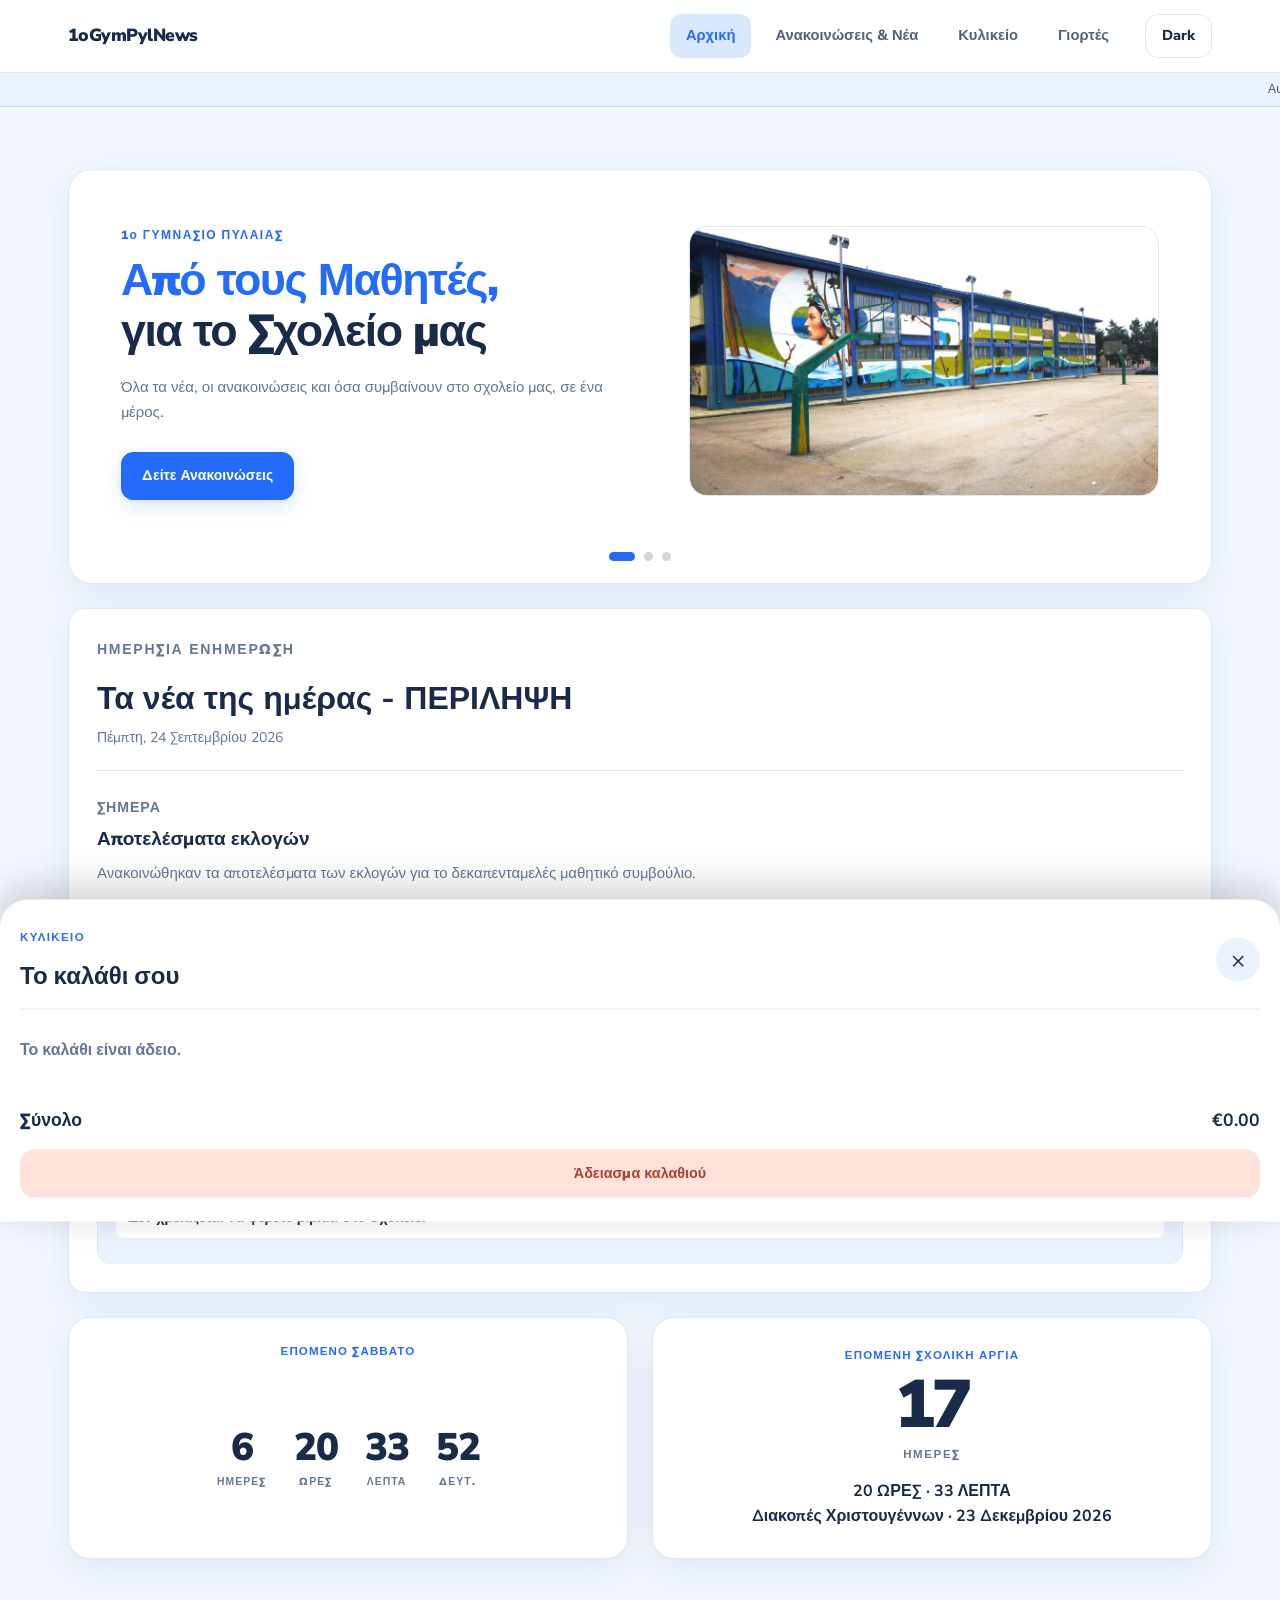
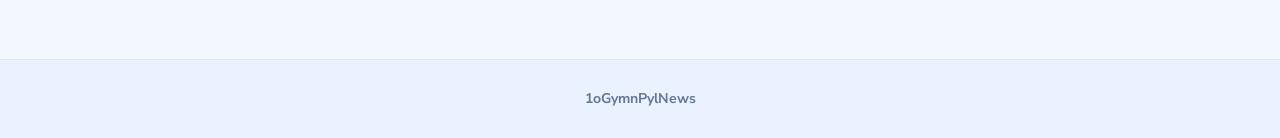
<file: index.html>
<!DOCTYPE html>
<html lang="el">
<head>
    <meta charset="UTF-8">
    <meta name="viewport" content="width=device-width, initial-scale=1.0">

    <title>1oGymPylNews</title>
    <meta name="description" content="1oGymPylNews">

    <link rel="icon" type="image/png" href="favicon.png">

    <meta property="og:type" content="website">
    <meta property="og:site_name" content="1oGymPylNews">
    <meta property="og:title" content="1oGymPylNews">
    <meta property="og:description" content="Μαθητική ενημέρωση για τα νέα, τις ανακοινώσεις και τη ζωή του σχολείου.">
    <meta property="og:image" content="1ogym.github.io/pylnews//websrc/share-banner.png">
    <meta property="og:url" content="1ogym.github.io/pylnews/">

    <link rel="stylesheet" href="css/style.css">
</head>

<body>

    <header class="site-header">

        <div class="header-content">

            <a href="#home" class="site-brand">
                <div class="site-name">1oGymPylNews</div>
            </a>

            <nav id="mainNav" class="main-nav">

                <a href="#home" data-page="home">
                    Αρχική
                </a>

                <a href="#announcements" data-page="announcements">
                    Ανακοινώσεις & Νέα
                </a>

                <a href="#canteen" data-page="canteen">
                    Κυλικείο
                </a>

                <a href="#news" data-page="news">
                   Γιορτές
                </a>

            </nav>

            <div class="header-actions">

                <button
                    id="themeToggle"
                    class="theme-button"
                    type="button">
                    Dark
                </button>

                <button
                    id="menuToggle"
                    class="menu-button"
                    type="button"
                    aria-label="Άνοιγμα μενού"
                    aria-expanded="false">
                    Menu
                </button>

            </div>

        </div>

    </header>

    <div class="announcement-bar">
        <span>Αυτή η ιστοσελίδα είναι μια ανεπίσημη μαθητική πρωτοβουλία για την ενημέρωση των μαθητών σχετικά με τα νέα του σχολείου.</span>
    </div>


    <main id="pageContent" class="page-content">
        <!-- Page content is loaded here -->
    </main>


    <footer class="site-footer">

        <strong>1oGymnPylNews</strong>

    </footer>


    <div
        id="mobileCartBar"
        class="mobile-cart-bar"
        aria-hidden="true">

        <div>
            <span id="mobileCartCount">0 προϊόντα</span>
        </div>

        <strong id="mobileCartTotal">
            €0.00
        </strong>

        <button
            id="mobileCartOpen"
            type="button">
            Καλάθι
        </button>

    </div>


    <div
        id="mobileCartOverlay"
        class="mobile-cart-overlay">
    </div>


    <section
        id="mobileCartSheet"
        class="mobile-cart-sheet"
        aria-hidden="true">

        <div class="cart-sheet-header">

            <div>
                <div class="small-label">
                    ΚΥΛΙΚΕΙΟ
                </div>

                <h2>
                    Το καλάθι σου
                </h2>
            </div>

            <button
                id="mobileCartClose"
                class="close-button"
                type="button"
                aria-label="Κλείσιμο">
                ×
            </button>

        </div>

        <div
            id="mobileCartItems"
            class="cart-items">
        </div>

        <div class="cart-sheet-footer">

            <div class="cart-total-row">

                <span>
                    Σύνολο
                </span>

                <strong id="mobileSheetTotal">
                    €0.00
                </strong>

            </div>

            <button
                id="mobileClearCart"
                class="clear-cart-button"
                type="button">
                Άδειασμα καλαθιού
            </button>

        </div>

    </section>


    <script src="js/app.js"></script>

</body>
</html>
</file>
<file: css/style.css>
@import url('https://fonts.googleapis.com/css2?family=Nunito+Sans:wght@400;500;600;700;800;900&display=swap');

/* =========================
   COLORS & GLOBAL
========================= */

:root {
    --bg: #f3f8ff;
    --surface: #ffffff;
    --surface-soft: #eaf2ff;

    --text: #192b49;
    --muted: #657793;

    --blue: #246bfa;
    --blue-dark: #1555dc;
    --blue-light: #d8e8ff;

    --yellow: #ffdf70;
    --coral: #ffad98;
    --mint: #bcefd9;
    --purple: #e5d9ff;

    --line: #dce7f5;
    --shadow: 0 10px 35px rgba(37, 83, 145, 0.10);

    --radius: 22px;
}

* {
    box-sizing: border-box;
    -webkit-tap-highlight-color: transparent; /* Remove grey box on mobile taps */
}

html {
    scroll-behavior: smooth;
}

body {
    margin: 0;
    background: var(--bg);
    color: var(--text);
    font-family: "Nunito Sans", Arial, sans-serif;
    font-size: 16px;
    line-height: 1.6;
    transition: background 0.2s, color 0.2s;
    overflow-x: hidden;
}

a {
    color: inherit;
    text-decoration: none;
}

button {
    font: inherit;
    cursor: pointer;
    user-select: none;
}

img {
    max-width: 100%;
}

/* Prevent body scroll when mobile cart or menu is open */
body.cart-open {
    overflow: hidden;
}

/* =========================
   HEADER & NAVIGATION
========================= */

.site-header {
    position: sticky;
    top: 0;
    z-index: 50;

    background: rgba(255, 255, 255, 0.92);
    backdrop-filter: blur(16px);
    -webkit-backdrop-filter: blur(16px);

    border-bottom: 1px solid var(--line);
}

.header-content {
    max-width: 1200px;
    margin: auto;
    padding: 14px 28px;

    display: flex;
    align-items: center;
    gap: 20px;
}

.site-brand {
    display: flex;
    flex-direction: column;
    line-height: 1.2;
    white-space: nowrap;
}

.site-name {
    font-size: 1.1rem;
    font-weight: 900;
    letter-spacing: -0.03em;
}

.site-subtitle {
    font-size: 0.76rem;
    color: var(--muted);
    margin-top: 2px;
    font-weight: 700;
}

.main-nav {
    display: flex;
    align-items: center;
    gap: 8px;
    margin-left: auto;
}

.main-nav a {
    padding: 10px 16px;
    border-radius: 12px;

    font-weight: 800;
    font-size: 0.92rem;

    color: #52627a;
    transition: background 0.2s, color 0.2s;
}

.main-nav a:hover,
.main-nav a.active {
    background: var(--blue-light);
    color: var(--blue);
}

.header-actions {
    display: flex;
    gap: 10px;
    align-items: center;
}

.theme-button,
.menu-button {
    min-height: 44px; /* Optimal mobile touch target */
    padding: 9px 16px;

    border: 1px solid var(--line);
    border-radius: 13px;

    background: var(--surface);
    color: var(--text);

    font-weight: 800;
    font-size: 0.9rem;

    transition: 0.2s;
    display: inline-flex;
    align-items: center;
    justify-content: center;
}

.theme-button:hover,
.menu-button:hover {
    background: var(--blue-light);
    color: var(--blue);
    border-color: var(--blue-light);
}

.theme-button:active,
.menu-button:active {
    transform: scale(0.96);
}

.menu-button {
    display: none;
}

/* =========================
   PAGE LAYOUT
========================= */

.page-content {
    min-height: 65vh;
}

.page-section {
    max-width: 1200px;
    margin: auto;
    padding: 38px 28px 76px;
}

.loading-state {
    max-width: 1200px;
    margin: auto;
    padding: 60px 28px;
    color: var(--muted);
}

/* =========================
   TEXT & HEADINGS
========================= */

.small-label,
.eyebrow {
    display: inline-block;
    color: var(--blue);

    font-size: 0.72rem;
    font-weight: 900;
    letter-spacing: 0.12em;
    /* text-transform: uppercase; */

    margin-bottom: 10px;
}

h1, h2, h3, p {
    margin-top: 0;
}

.section-heading {
    display: flex;
    align-items: flex-end;
    justify-content: space-between;
    margin-bottom: 22px;
}

.section-heading h2,
.feature-copy h2 {
    font-size: 2rem;
    line-height: 1.1;
    letter-spacing: -0.045em;
    margin: 0;
    font-weight: 900;
}

/* =========================
   BUTTONS
========================= */

.primary-button,
.secondary-button {
    display: inline-flex;
    align-items: center;
    justify-content: center;
    gap: 10px;

    min-height: 48px;
    padding: 13px 22px;

    border: 0;
    border-radius: 14px;

    font-weight: 900;
    font-size: 0.95rem;
    transition: background 0.2s, transform 0.15s;
}

.primary-button {
    background: var(--blue);
    color: white;
    box-shadow: 0 7px 18px rgba(36, 107, 250, 0.22);
}

.primary-button:hover {
    background: var(--blue-dark);
}

.primary-button:active,
.secondary-button:active {
    transform: scale(0.97);
}

.secondary-button {
    background: var(--blue-light);
    color: var(--blue);
}

.secondary-button:hover {
    background: #c7dcff;
}

.clear-cart-button {
    width: 100%;
    min-height: 48px;
    padding: 12px 18px;
    margin-top: 16px;

    border: 0;
    border-radius: 14px;

    background: #ffe2da;
    color: #a8442f;

    font-weight: 900;
    font-size: 0.9rem;

    transition: background 0.2s, transform 0.15s;
}

.clear-cart-button:hover {
    background: #ffd3c7;
}

.clear-cart-button:active {
    transform: scale(0.98);
}

/* =========================
   IMAGE FRAMES
========================= */

.image-frame {
    position: relative;
    overflow: hidden;
    border-radius: 22px;
    background: linear-gradient(135deg, #c6e1ff, #ffe9a7);
}

.image-frame img {
    display: block;
    width: 100%;
    height: 100%;
    object-fit: cover;
}

.image-caption {
    position: absolute;
    bottom: 12px;
    left: 12px;
    padding: 7px 12px;
    background: rgba(255, 255, 255, 0.94);
    color: #192b49;
    border-radius: 10px;
    font-size: 0.78rem;
    font-weight: 900;
}

/* =========================
   HOMEPAGE
========================= */

.welcome-card {
    position: relative;
    overflow: hidden;

    display: grid;
    grid-template-columns: 1.03fr 0.97fr;
    align-items: center;
    gap: 32px;

    min-height: 390px;
    padding: 45px;

    background: #e1edff;
    border-radius: 30px;

    margin-bottom: 40px;
}

.welcome-copy {
    position: relative;
    z-index: 2;
}

.welcome-card h1 {
 font-size: clamp(2.2rem, 2.5vw, 3.2rem);   
    line-height: 1.05;
    letter-spacing: -0.05em;
    margin: 0 0 18px;
    font-weight: 900;
}

.welcome-card h1 span {
    color: var(--blue);
}

.welcome-card p {
    color: #536782;
    max-width: 500px;
    font-size: 1.05rem;
    margin-bottom: 25px;
}

.home-grid {
    display: grid;
    grid-template-columns: repeat(3, 1fr);
    gap: 18px;
}

.home-card {
    position: relative;
    display: flex;
    flex-direction: column;

    min-height: 200px;
    padding: 24px;

    border-radius: 22px;
    background: var(--surface);
    border: 1px solid var(--line);

    box-shadow: var(--shadow);
    transition: transform 0.2s, box-shadow 0.2s;

    overflow: hidden;
    text-decoration: none;
}

.home-card:hover {
    transform: translateY(-3px);
    box-shadow: var(--shadow-hover, var(--shadow));
}

.home-card-label {
    font-size: 0.72rem;
    font-weight: 900;
    letter-spacing: 0.1em;
    color: var(--blue);
    margin-bottom: 8px;
}

.home-card-content {
    position: relative;
}

.home-card-name {
    font-size: 1.4rem;
    font-weight: 800;
    margin: 0 0 8px;
    color: var(--text);
}

.home-card-description p {
    color: var(--muted);
    font-size: 0.92rem;
    margin: 0;
    line-height: 1.5;
}

.card-arrow {
    margin-top: auto;
    align-self: flex-end;

    font-weight: 900;
    color: var(--blue);
    font-size: 1.3rem;
}


/* =========================
   MOBILE
   ========================= */

@media (max-width: 700px) {

    .home-grid {
        display: flex;
        flex-direction: column;
        gap: 16px;
    }

    .home-card {
        min-height: 90px;
        padding: 22px;

        justify-content: center;
    }

    /* Mobile only shows the main name */
    .home-card-label {
        display: none;
    }

    .home-card-description {
        display: none;
    }

    .home-card-name {
        font-size: 1.3rem;
        font-weight: 800;
        margin: 0;
    }

    .card-arrow {
        position: absolute;
        right: 22px;
        top: 50%;
        transform: translateY(-50%);

        margin: 0;
    }

}
/* =========================
   INFO LIST
========================= */

.information-heading {
    margin-top: 50px;
}

.info-list {
    display: grid;
    grid-template-columns: repeat(2, 1fr);
    gap: 16px;
}

.info-card {
    padding: 20px;
    background: var(--surface);
    border: 1px solid var(--line);
    border-radius: 18px;
    box-shadow: var(--shadow);
}

.info-card strong {
    display: block;
    font-size: 1.05rem;
    margin-bottom: 4px;
}

.info-card span {
    color: var(--muted);
    font-size: 0.88rem;
}

/* =========================
   ANNOUNCEMENTS & NEWS
========================= */

.announcement-list,
.news-list {
    display: grid;
    gap: 16px;
}

.announcement-card,
.news-card {
    display: grid;
    grid-template-columns: 110px 1fr;
    gap: 22px;

    padding: 24px;
    background: var(--surface);

    border: 1px solid var(--line);
    border-radius: 20px;
    box-shadow: var(--shadow);
}

.announcement-date {
    display: flex;
    flex-direction: column;
    align-items: center;
    justify-content: center;

    min-height: 85px;

    background: var(--surface-soft);
    color: var(--blue);
    border-radius: 15px;

    font-weight: 900;
}

.announcement-date span {
    font-size: 1.2rem;
}

.announcement-date small {
    font-size: 0.72rem;
}

.announcement-card h2,
.news-card h2 {
    font-size: 1.2rem;
    margin-bottom: 6px;
}

.announcement-card p,
.news-card p {
    color: var(--muted);
    margin-bottom: 0;
}

.news-card-top {
    font-size: 0.72rem;
    font-weight: 900;
    color: var(--blue);
    letter-spacing: 0.08em;
}

.news-date {
    font-size: 0.78rem;
    color: var(--muted);
    margin-bottom: 8px;
    font-weight: 700;
}

/* =========================
   CANTEEN
========================= */

.product-section {
    margin: 30px 0 38px;
}

.product-section-header {
    display: flex;
    justify-content: space-between;
    align-items: center;

    gap: 12px;
    margin-bottom: 14px;
}

.product-section-header h2 {
    font-size: 1.35rem;
    margin: 0;
}

.product-section-header p {
    color: var(--muted);
    font-size: 0.88rem;
    margin: 2px 0 0;
}

.scroll-hint {
    color: var(--muted);
    font-size: 0.78rem;
    font-weight: 800;
}

.product-scroller {
    display: flex;
    overflow-x: auto;
    overflow-y: hidden;
    gap: 16px;
    scroll-behavior: smooth;
    -webkit-overflow-scrolling: touch;
    padding-bottom: 8px;
}

.product-scroller::-webkit-scrollbar {
    display: none;
}

.product-card {
    flex: 0 0 220px; /* Prevents cards from shrinking and sets a fixed width */
}

.product-image {
    display: flex;
    align-items: center;
    justify-content: center;

    width: 100%;
    height: 135px;

    background: var(--surface-soft);
}

.product-image img {
    max-height: 90%;
    object-fit: contain;
}

.product-info {
    padding: 15px;
}

.product-info h3 {
    font-size: 0.98rem;
    margin: 0;
    white-space: nowrap;
    overflow: hidden;
    text-overflow: ellipsis;
}

.product-info strong {
    display: block;
    color: var(--blue);
    font-weight: 900;
    margin: 4px 0 12px;
}

.quantity-controls {
    display: flex;
    align-items: center;
    justify-content: space-between;

    background: var(--surface-soft);
    padding: 4px;
    border-radius: 14px;
}

.quantity-controls button {
    width: 42px; /* Generous touch target */
    height: 38px;

    border: 0;
    border-radius: 10px;

    background: var(--surface);
    color: var(--blue);

    font-size: 1.3rem;
    font-weight: 900;

    display: flex;
    align-items: center;
    justify-content: center;
    transition: background 0.15s, transform 0.1s;
}

.quantity-controls button:active {
    background: var(--blue);
    color: white;
    transform: scale(0.92);
}

.quantity-controls .quantity {
    font-weight: 900;
    min-width: 24px;
    text-align: center;
    font-size: 1rem;
}

/* Desktop Cart */

.desktop-cart {
    margin-top: 45px;
    padding: 28px;
    background: var(--surface);
    border: 1px solid var(--line);
    border-radius: 22px;
    box-shadow: var(--shadow);
}

.desktop-cart-header {
    display: flex;
    align-items: center;
    justify-content: space-between;
    border-bottom: 1px solid var(--line);
    padding-bottom: 14px;
}

.desktop-cart-header h2 {
    margin: 0;
}

.cart-items {
    padding: 8px 0;
}

.cart-item {
    display: flex;
    align-items: center;
    justify-content: space-between;
    padding: 12px 0;
    border-bottom: 1px solid var(--line);
}

.cart-item-right {
    display: flex;
    align-items: center;
    gap: 14px;
    font-weight: 800;
}

.cart-item-quantity {
    color: var(--muted);
}

.empty-cart {
    padding: 20px 0;
    color: var(--muted);
    font-weight: 700;
}

.cart-total-row {
    display: flex;
    align-items: center;
    justify-content: space-between;
    font-size: 1.1rem;
    font-weight: 900;
    padding-top: 14px;
}

/* =========================
   MOBILE CART SHEET & OVERLAY
========================= */

.mobile-cart-bar {
    display: none;
}

.mobile-cart-overlay {
    position: fixed;
    inset: 0;
    z-index: 100;

    background: rgba(0, 0, 0, 0.25);
    backdrop-filter: blur(4px);
    -webkit-backdrop-filter: blur(4px);

    visibility: hidden;
    opacity: 0;
    transition: opacity 0.3s ease, visibility 0.3s ease;
}

.mobile-cart-overlay.open {
    visibility: visible;
    opacity: 1;
}

.mobile-cart-sheet {
    position: fixed;
    bottom: 0;
    left: 0;
    right: 0;
    z-index: 101;

    width: 100%;
    max-height: 85vh;
    overflow-y: auto;

    background: var(--surface);
    border-radius: 28px 28px 0 0;
    padding: 24px 20px calc(24px + env(safe-area-inset-bottom, 0px));

    box-shadow: 0 -10px 40px rgba(0, 0, 0, 0.2);

    transform: translateY(100%);
    transition: transform 0.35s cubic-bezier(0.16, 1, 0.3, 1);
}

.mobile-cart-sheet.open {
    transform: translateY(0);
}

.cart-sheet-header {
    display: flex;
    align-items: center;
    justify-content: space-between;

    border-bottom: 1px solid var(--line);
    padding-bottom: 14px;
}

.cart-sheet-header h2 {
    margin: 0;
}

.close-button {
    width: 44px;
    height: 44px;

    border: 0;
    border-radius: 50%;

    background: var(--surface-soft);
    color: var(--text);

    font-size: 1.5rem;
    display: flex;
    align-items: center;
    justify-content: center;

    transition: background 0.15s, transform 0.1s;
}

.close-button:active {
    transform: scale(0.9);
    background: var(--line);
}

/* =========================
   FOOTER
========================= */

.site-footer {
    background: var(--surface-soft);
    color: var(--muted);
    border-top: 1px solid var(--line);

    padding: 28px 28px calc(28px + env(safe-area-inset-bottom, 0px));
    text-align: center;
    font-size: 0.88rem;
}

.footer-small {
    margin-top: 4px;
    font-weight: 700;
}

/* =========================
   DARK MODE OVERRIDES
========================= */

body.dark {
    --bg: #101b2c;
    --surface: #19273b;
    --surface-soft: #22344d;

    --text: #edf4ff;
    --muted: #a9bad0;

    --line: #2b3c53;
    --shadow: 0 12px 35px rgba(0, 0, 0, 0.25);
}

body.dark .site-header {
    background: rgba(20, 32, 49, 0.92);
}

body.dark .theme-button,
body.dark .menu-button {
    background: var(--surface-soft);
    border-color: var(--line);
}

body.dark .theme-button:hover,
body.dark .menu-button:hover {
    background: #263c5d;
    color: #8db4ff;
    border-color: #263c5d;
}

body.dark .main-nav a {
    color: #b7c7dc;
}

body.dark .main-nav a:hover,
body.dark .main-nav a.active {
    background: #263c5d;
    color: #8db4ff;
}

body.dark .welcome-card {
    background: #203957;
}

body.dark .welcome-card p {
    color: #c2d1e4;
}

body.dark .clear-cart-button {
    background: #5c271d;
    color: #ffc9ba;
}

body.dark .clear-cart-button:hover {
    background: #7a3326;
}

/* =========================
   DESKTOP MOUSE HOVER STATES
========================= */

@media (hover: hover) and (pointer: fine) {
    .home-card:hover {
        transform: translateY(-4px);
    }
}

/* =========================
   MOBILE & TABLET RESPONSIVE (<= 850px)
========================= */

@media (max-width: 850px) {

    .header-content {
        padding: 12px 18px;
    }

    /* Keep the mobile controls in the header's flex layout.
       This preserves the header's vertical padding and prevents overlap. */
    .header-actions {
        margin-left: auto;
        display: flex;
        align-items: center;
        justify-content: flex-end;
        gap: 10px;
        position: static;
    }

    .theme-button {
        display: inline-flex !important;
        position: static !important;
        right: auto !important;
        order: 1;
    }

    .menu-button {
        display: inline-flex;
        position: static;
        order: 2;
    }

    /* Mobile Menu Dropdown */
    .main-nav {
        display: flex;
        flex-direction: column;
        align-items: stretch;

        position: absolute;
        top: 100%;
        left: 12px;
        right: 12px;

        margin-top: 8px;
        padding: 10px;

        background: var(--surface);
        border: 1px solid var(--line);
        border-radius: 20px;
        box-shadow: 0 16px 40px rgba(0, 0, 0, 0.18);

        visibility: hidden;
        opacity: 0;
        transform: translateY(-10px);
        transition: opacity 0.25s ease, transform 0.25s ease, visibility 0.25s ease;
    }

    .main-nav.open {
        visibility: visible;
        opacity: 1;
        transform: translateY(0);
    }

    .main-nav a {
        min-height: 48px;
        display: flex;
        align-items: center;
        padding: 12px 18px;
        font-size: 1rem;
    }

    .home-grid {
        grid-template-columns: 1fr;
        gap: 14px;
    }

    .home-card {
        min-height: auto;
        padding: 20px;
    }

    .info-list {
        grid-template-columns: 1fr;
        gap: 12px;
    }

    /* Floating Bottom Mobile Cart Bar */
    .mobile-cart-bar {
        position: fixed;
        bottom: 0;
        left: 0;
        right: 0;
        z-index: 60;

        display: none;
        align-items: center;
        justify-content: space-between;

        padding: 12px 20px calc(12px + env(safe-area-inset-bottom, 0px));

        background: rgba(255, 255, 255, 0.94);
        backdrop-filter: blur(16px);
        -webkit-backdrop-filter: blur(16px);

        border-top: 1px solid var(--line);
        box-shadow: 0 -8px 25px rgba(0, 0, 0, 0.1);
    }

    body.dark .mobile-cart-bar {
        background: rgba(25, 39, 59, 0.94);
    }

    .mobile-cart-bar.visible {
        display: flex;
    }

    .mobile-cart-bar button {
        min-height: 44px;
        padding: 10px 22px;
        border: 0;
        border-radius: 13px;

        background: var(--blue);
        color: white;

        font-weight: 900;
        font-size: 0.95rem;

        transition: transform 0.15s;
    }

    .mobile-cart-bar button:active {
        transform: scale(0.96);
    }

    /* Hide desktop cart on mobile canteen view */
    .desktop-cart {
        display: none;
    }

    .canteen-page {
        padding-bottom: 110px;
    }

}

/* =========================
   SMALL MOBILE PHONES (<= 560px)
========================= */

@media (max-width: 560px) {

    .page-section {
        padding: 20px 16px 80px;
    }

    .section-heading h2,
    .feature-copy h2 {
        font-size: 1.65rem;
    }

    .announcement-card,
    .news-card {
        grid-template-columns: 1fr;
        gap: 12px;
        padding: 18px;
    }

    .announcement-date {
        min-height: 44px;
        flex-direction: row;
        justify-content: flex-start;
        gap: 10px;
        padding: 0 16px;
    }

    .product-card {
        flex: 0 0 180px;
    }

    .product-image {
        height: 120px;
    }

}

/* ==============================
   ANNOUNCEMENT BAR
============================== */

.announcement-bar {
    --announcement-bg: #eaf2ff;
    --announcement-text: #405777;
    --announcement-line: rgba(37, 83, 145, 0.15);

    width: 100%;
    height: 34px;
    min-height: 34px;

    display: flex;
    align-items: center;
    justify-content: center;

    padding: 0 12px;
    box-sizing: border-box;

    background: var(--announcement-bg);
    color: var(--announcement-text);

    font-size: 12px;
    font-weight: 500;
    letter-spacing: 0.3px;

    border-bottom: 1px solid var(--announcement-line);

    overflow: hidden;
    white-space: nowrap;
}

.announcement-bar span {
    display: inline-block;
    white-space: nowrap;
}

/* Dark mode */
body.dark .announcement-bar {
    --announcement-bg: #1b2a40;
    --announcement-text: #c9d8ed;
    --announcement-line: rgba(255, 255, 255, 0.10);
}

/* When the text is too wide */
.announcement-bar.scrolling {
    justify-content: flex-start;
}

.announcement-bar.scrolling span {
    animation: announcement-scroll 18s linear infinite;
    padding-left: 100%;
}

@keyframes announcement-scroll {
    from {
        transform: translateX(0);
    }

    to {
        transform: translateX(-100%);
    }
}

/* =========================
   SCHOOL COUNTDOWN
========================= */

.school-countdown {
    width: 100%;
    box-sizing: border-box;

    margin-top: 24px;
    margin-bottom: 24px;

    padding: 28px 24px;

    border-radius: 22px;

    background: var(--surface);
    border: 1px solid var(--line);
    box-shadow: var(--shadow);

    text-align: center;
}

.countdown-label {
    margin-bottom: 10px;

    font-size: 0.72rem;
    font-weight: 900;
    letter-spacing: 0.1em;

    color: var(--blue);
}

.countdown-days {
    font-size: 4.2rem;
    line-height: 0.95;

    font-weight: 900;
    letter-spacing: -0.05em;

    color: var(--text);
}

.countdown-days-text {
    margin-top: 7px;

    font-size: 0.72rem;
    font-weight: 900;
    letter-spacing: 0.14em;

    color: var(--muted);
}

.countdown-date {
    margin-top: 15px;

    font-size: 1rem;
    font-weight: 700;

    color: var(--text);
}

@media (max-width: 700px) {
    .school-countdown {
        margin-top: 20px;
        margin-bottom: 20px;
        padding: 24px 18px;
        border-radius: 18px;
    }

    .countdown-days {
        font-size: 3.4rem;
    }

    .countdown-date {
        font-size: 0.92rem;
    }
}

.saturday-countdown {
    width: 100%;
    box-sizing: border-box;

    margin-top: 24px;
    margin-bottom: 24px;

    padding: 24px;

    border-radius: 22px;

    background: var(--surface);
    border: 1px solid var(--line);
    box-shadow: var(--shadow);

    text-align: center;

    display: flex;
    flex-direction: column;
}

.saturday-time {
    flex: 1;

    display: flex;
    justify-content: center;
    align-items: center;

    gap: 28px;

    margin-top: 16px;
}

.saturday-time div {
    display: flex;
    flex-direction: column;
    align-items: center;
}

.saturday-time span {
    font-size: 2.4rem;
    line-height: 1;
    font-weight: 900;
    letter-spacing: -0.04em;
    color: var(--text);
}

.saturday-time small {
    margin-top: 6px;

    font-size: 0.65rem;
    font-weight: 900;
    letter-spacing: 0.1em;

    color: var(--muted);
}

@media (max-width: 700px) {
    .saturday-countdown {
        padding: 20px 14px;
        border-radius: 18px;
    }

    .saturday-time {
        gap: 16px;
    }

    .saturday-time span {
        font-size: 1.8rem;
    }

    .saturday-time small {
        font-size: 0.58rem;
    }
}

.saturday-time div {
    display: flex;
    flex-direction: column;
    align-items: center;
}

.saturday-time span {
    font-size: 2.4rem;
    line-height: 1;
    font-weight: 900;
    letter-spacing: -0.04em;
    color: var(--text);
}

.saturday-time small {
    margin-top: 6px;

    font-size: 0.65rem;
    font-weight: 900;
    letter-spacing: 0.1em;

    color: var(--muted);
}

@media (max-width: 700px) {
    .saturday-countdown {
        padding: 20px 14px;
        border-radius: 18px;
    }

    .saturday-time {
        gap: 16px;
    }

    .saturday-time span {
        font-size: 1.8rem;
    }

    .saturday-time small {
        font-size: 0.58rem;
    }
}

/* =========================
   COUNTDOWNS CONTAINER
=========================*/

.countdowns-container {
    display: flex;
    gap: 24px;
    align-items: stretch;
}

.countdowns-container > * {
    flex: 1;
}

@media (max-width: 700px) {
    .countdowns-container {
        flex-direction: column;
        gap: 0;
    }
}

/* =========================================================
   ANIMATIONS ONLY
   Original colors, sizing, spacing, radius and layout preserved.
========================================================= */

/* Respect users who prefer reduced motion */
@media (prefers-reduced-motion: no-preference) {

    @keyframes wp-fade-up {
        from {
            opacity: 0;
            transform: translateY(14px);
        }
        to {
            opacity: 1;
            transform: translateY(0);
        }
    }

    @keyframes wp-fade-in {
        from { opacity: 0; }
        to { opacity: 1; }
    }

    @keyframes wp-soft-pop {
        0% {
            opacity: 0;
            transform: scale(0.97);
        }
        100% {
            opacity: 1;
            transform: scale(1);
        }
    }

    /* Page content enters smoothly */
    .welcome-card,
    .school-countdown,
    .saturday-countdown,
    .section-heading,
    .hero-carousel{
        animation: wp-fade-up 0.55s ease both;
    }

    .home-card,
    .info-card,
    .announcement-card,
    .news-card {
        animation: wp-fade-up 0.5s ease both;
    }

    .home-card:nth-child(2),
    .info-card:nth-child(2),
    .announcement-card:nth-child(2),
    .news-card:nth-child(2) {
        animation-delay: 70ms;
    }

    .home-card:nth-child(3),
    .info-card:nth-child(3),
    .announcement-card:nth-child(3),
    .news-card:nth-child(3) {
        animation-delay: 140ms;
    }

    .home-card:nth-child(4),
    .info-card:nth-child(4),
    .announcement-card:nth-child(4),
    .news-card:nth-child(4) {
        animation-delay: 210ms;
    }

    .product-card {
        animation: wp-fade-up 0.4s ease both;
    }

    .product-card:nth-child(2) { animation-delay: 50ms; }
    .product-card:nth-child(3) { animation-delay: 100ms; }
    .product-card:nth-child(4) { animation-delay: 150ms; }
    .product-card:nth-child(5) { animation-delay: 200ms; }

    /* Gentle lift on hover; existing hover styles remain in effect */
    .home-card,
    .info-card,
    .announcement-card,
    .news-card,
    .product-card,
    .product-section-header,
    .canteen-text,
    .image-frame img {
        transition:
            transform 0.25s ease,
            box-shadow 0.25s ease,
            opacity 0.25s ease;
    }

    .info-card:hover,
    .announcement-card:hover,
    .news-card:hover {
        transform: translateY(-3px);
    }

    .product-card:hover {
        transform: translateY(-3px);
    }

    .image-frame img {
        will-change: transform;
    }

    .image-frame:hover img {
        transform: scale(1.035);
    }

    /* Small, smooth feedback for interactive controls */
    .primary-button,
    .secondary-button,
    .clear-cart-button,
    .theme-button,
    .menu-button,
    .quantity-controls button,
    .close-button,
    .mobile-cart-bar button,
    .main-nav a {
        transition:
            transform 0.18s ease,
            background-color 0.2s ease,
            color 0.2s ease,
            border-color 0.2s ease,
            box-shadow 0.2s ease;
    }

    .primary-button:hover,
    .secondary-button:hover,
    .clear-cart-button:hover {
        transform: translateY(-2px);
    }

    .primary-button:active,
    .secondary-button:active,
    .clear-cart-button:active,
    .theme-button:active,
    .menu-button:active,
    .quantity-controls button:active,
    .close-button:active,
    .mobile-cart-bar button:active {
        transform: scale(0.96);
    }

    .main-nav a:hover {
        transform: translateY(-1px);
    }

    /* Smooth appearance for cart contents and announcement text */
    .cart-item {
        animation: wp-fade-in 0.22s ease both;
    }

    .mobile-cart-bar.visible {
        animation: wp-fade-up 0.28s ease both;
    }

    .announcement-bar span {
        will-change: transform;
    }

    /* Focus visibility without changing the existing design */
    button:focus-visible,
    a:focus-visible {
        outline-offset: 3px;
    }
}

/* Disable added motion when requested by the user's device */
@media (prefers-reduced-motion: reduce) {
    *,
    *::before,
    *::after {
        animation-duration: 0.01ms !important;
        animation-iteration-count: 1 !important;
        scroll-behavior: auto !important;
        transition-duration: 0.01ms !important;
    }
}

/* =====================================
   HERO CAROUSEL
===================================== */

.hero-carousel {
    position: relative;
    width: 100%;
    margin: 24px 0;
    overflow: hidden;

    background: var(--surface);
    border: 1px solid var(--line);
    border-radius: 24px;
    box-shadow: var(--shadow);
}

/* Sliding track */
.hero-track {
    display: flex;
    width: 100%;

    overflow-x: auto;
    overflow-y: hidden;

    scroll-snap-type: x mandatory;
    scroll-behavior: smooth;
    -webkit-overflow-scrolling: touch;

    scrollbar-width: none;
}

.hero-track::-webkit-scrollbar {
    display: none;
}

/* Individual slides */
.hero-slide {
    flex: 0 0 100%;
    min-width: 100%;

    display: grid;
    grid-template-columns: 1.05fr 0.95fr;
    align-items: center;

    gap: 48px;
    padding: 52px;

    min-height: 380px;

    box-sizing: border-box;
    scroll-snap-align: start;
    scroll-snap-stop: always;
}

/* =====================================
   HERO TEXT
===================================== */

.hero-copy {
    min-width: 0;
}

.hero-copy .eyebrow {
    display: inline-block;

    margin-bottom: 14px;

    color: var(--blue);

    font-size: 12px;
    font-weight: 900;
    letter-spacing: 1.5px;
    line-height: 1.2;
}

.hero-copy h1 {
    margin: 0 0 18px;

    color: var(--text);

    font-size: clamp(30px, 3.5vw, 46px);
    font-weight: 900;
    line-height: 1.12;
    letter-spacing: -1.5px;
}

.hero-copy h1 span {
    display: block;
    color: var(--blue);
}

.hero-copy p {
    max-width: 500px;

    margin: 0 0 26px;

    color: var(--muted);

    font-size: 15px;
    font-weight: 500;
    line-height: 1.7;
}

/* =====================================
   HERO BUTTON
===================================== */

.hero-copy .primary-button {
    display: inline-flex;
    align-items: center;
    justify-content: center;

    padding: 12px 20px;

    background: var(--blue);
    color: #ffffff;

    border: 1px solid var(--blue);
    border-radius: 12px;

    font-size: 14px;
    font-weight: 800;
    line-height: 1;

    text-decoration: none;

    box-shadow: 0 6px 18px rgba(36, 107, 250, 0.18);

    transition:
        transform 0.2s ease,
        background-color 0.2s ease,
        box-shadow 0.2s ease;
}

.hero-copy .primary-button:hover {
    background: var(--blue-dark);
    border-color: var(--blue-dark);

    transform: translateY(-2px);

    box-shadow: 0 9px 22px rgba(36, 107, 250, 0.25);
}

.hero-copy .primary-button:active {
    transform: translateY(0) scale(0.98);
}

/* =====================================
   HERO IMAGE
===================================== */

.hero-image {
    width: 100%;
    height: 270px;

    overflow: hidden;

    background: var(--surface-soft);

    border: 1px solid var(--line);
    border-radius: 18px;
}

.hero-image img {
    display: block;

    width: 100%;
    height: 100%;

    object-fit: cover;

    transition: transform 0.5s ease;
}

.hero-slide:hover .hero-image img {
    transform: scale(1.035);
}

/* =====================================
   CAROUSEL DOTS
===================================== */

.hero-dots {
    display: flex;
    align-items: center;
    justify-content: center;

    gap: 9px;

    padding: 0 0 22px;
}

.hero-dot {
    width: 9px;
    height: 9px;

    padding: 0;

    border: none;
    border-radius: 999px;

    background: var(--muted);

    opacity: 0.3;

    cursor: pointer;

    transition:
        width 0.3s ease,
        opacity 0.3s ease,
        background-color 0.3s ease,
        transform 0.2s ease;
}

.hero-dot:hover {
    opacity: 0.55;
    transform: scale(1.08);
}

.hero-dot.active {
    width: 26px;

    background: var(--blue);

    opacity: 1;
}

/* =====================================
   DARK MODE
===================================== */

body.dark .hero-carousel {
    background: var(--surface);
    border-color: var(--line);
}

body.dark .hero-image {
    background: var(--surface-soft);
    border-color: var(--line);
}

/* =====================================
   MOBILE
===================================== */

@media (max-width: 700px) {

    .hero-carousel {
        margin: 20px 0;
        border-radius: 20px;
    }

    .hero-slide {
        grid-template-columns: 1fr;

        gap: 24px;

        padding: 30px 24px 22px;

        min-height: auto;
    }

    .hero-copy .eyebrow {
        margin-bottom: 12px;
        font-size: 11px;
        letter-spacing: 1.2px;
    }

    .hero-copy h1 {
        margin-bottom: 15px;

        font-size: clamp(27px, 7vw, 36px);
        line-height: 1.13;
        letter-spacing: -1px;
    }

    .hero-copy p {
        margin-bottom: 22px;

        font-size: 14px;
        line-height: 1.65;
    }

    .hero-copy .primary-button {
        padding: 11px 17px;
        font-size: 13px;
    }

    .hero-image {
        height: 210px;
        border-radius: 15px;
    }

    .hero-dots {
        gap: 8px;
        padding-bottom: 20px;
    }
}

/* =====================================
   SMALL PHONES
===================================== */

@media (max-width: 380px) {

    .hero-slide {
        gap: 20px;
        padding: 25px 18px 20px;
    }

    .hero-copy h1 {
        font-size: 28px;
    }

    .hero-image {
        height: 175px;
    }
}

/* =====================================
   REDUCED MOTION
===================================== */

@media (prefers-reduced-motion: reduce) {

    .hero-track {
        scroll-behavior: auto;
    }

    .hero-dot,
    .hero-copy .primary-button,
    .hero-image img {
        transition: none;
    }
}

/* =========================
   DAILY SUMMARY
========================= */


.daily-summary {
    padding: 28px;
    text-align: left;
}

.summary-header {
    margin-bottom: 24px;
    padding-bottom: 20px;
    border-bottom: 1px solid var(--line);
}

.summary-header h1 {
    margin: 8px 0;
    font-size: clamp(24px, 4vw, 32px);
    line-height: 1.25;
    color: var(--text);
}

.summary-date {
    display: block;
    color: var(--muted);
    font-size: 14px;
    margin-top: 8px;
}

.summary-content {
    display: flex;
    flex-direction: column;
    gap: 0;
}

.summary-item {
    padding: 18px 0;
    border-bottom: 1px solid var(--line);
}

.summary-item:first-child {
    padding-top: 0;
}

.summary-item:last-child {
    border-bottom: none;
    padding-bottom: 0;
}

.summary-label {
    display: inline-block;
    margin-bottom: 8px;
    font-size: 11px;
    font-weight: 800;
    letter-spacing: 1px;
    color: var(--muted);
}

.summary-item h3 {
    margin: 0 0 8px;
    font-size: 19px;
    font-weight: 800;
    line-height: 1.35;
    color: var(--text);
}

.summary-item p {
    margin: 0;
    font-size: 15px;
    line-height: 1.7;
    color: var(--muted);
}

.summary-item strong {
    color: var(--text);
}

.summary-tomorrow {
    margin-top: 8px;
    padding: 18px;
    border: 1px solid var(--line);
    border-radius: 14px;
    background: var(--surface-soft);
}

.summary-note {
    margin-top: 12px;
    padding: 10px 12px;
    border-radius: 8px;
    background: var(--surface);
    color: var(--text);
    font-size: 14px;
    font-weight: 700;
    line-height: 1.5;
}

@media (max-width: 600px) {
    .daily-summary {
        padding: 20px;
    }

    .summary-item h3 {
        font-size: 17px;
    }

    .summary-item p {
        font-size: 14px;
    }
}
</file>
